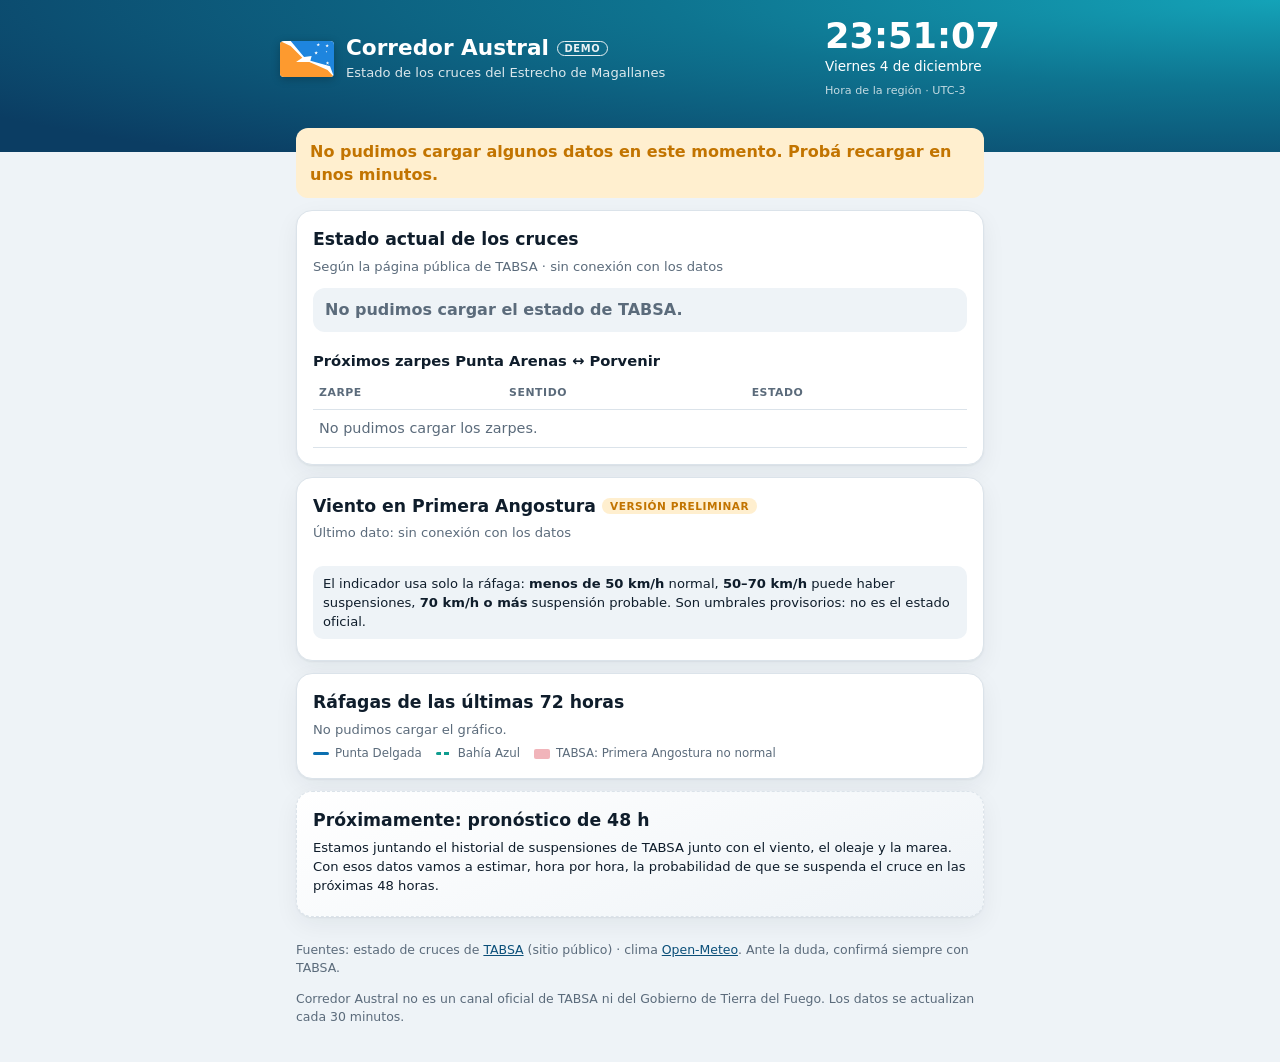
<file: web/index.html>
<!doctype html>
<html lang="es">
<head>
<meta charset="utf-8">
<meta name="viewport" content="width=device-width, initial-scale=1">
<title>Corredor Austral · demo</title>
<meta name="description" content="Estado de los cruces del Estrecho de Magallanes y viento en Primera Angostura (versión preliminar).">
<meta name="theme-color" content="#0b3d63">
<link rel="stylesheet" href="styles.css">
</head>
<body>
<header class="hero">
  <div class="in">
    <div class="brand">
      <svg class="flag" viewBox="0 0 960 640" role="img" aria-label="Bandera de Tierra del Fuego">
        <rect width="960" height="640" fill="#fff"/>
        <path fill="#1e85de" d="M190 0H960V640L890 450 540 352 562 265 428 285Z"/>
        <path fill="#fd9a2f" d="M0 0 188 90 397 298 285 372H523L845 517 960 640H0Z"/>
        <g fill="#fff">
          <polygon points="680,34 688,58 712,58 693,72 700,95 680,81 660,95 667,72 648,58 672,58"/>
          <polygon points="838,52 846,76 870,76 851,90 858,113 838,99 818,113 825,90 806,76 830,76"/>
          <polygon points="642,178 650,202 674,202 655,216 662,239 642,225 622,239 629,216 610,202 634,202"/>
          <polygon points="826,173 830,185 843,185 833,193 836,205 826,197 816,205 819,193 809,185 822,185"/>
          <polygon points="845,359 853,383 877,383 858,397 865,420 845,406 825,420 832,397 813,383 837,383"/>
        </g>
      </svg>
      <div>
        <h1>Corredor Austral <span class="chip">demo</span></h1>
        <p class="tag">Estado de los cruces del Estrecho de Magallanes</p>
      </div>
    </div>
    <div class="clock">
      <b id="clk">--:--</b>
      <span id="clk-date">&nbsp;</span>
      <small>Hora de la región · UTC-3</small>
    </div>
  </div>
</header>

<main>
  <div id="aviso" class="aviso" role="status" hidden></div>

  <section class="card" id="estado" aria-labelledby="t-estado">
    <h2 id="t-estado">Estado actual de los cruces</h2>
    <p class="muted small">Según la página pública de TABSA · <span id="estado-hora">cargando…</span></p>
    <ul class="cruces" id="cruces"><li class="muted">Cargando…</li></ul>
    <h3>Próximos zarpes Punta Arenas ↔ Porvenir</h3>
    <table class="zarpes">
      <thead><tr><th>Zarpe</th><th>Sentido</th><th>Estado</th></tr></thead>
      <tbody id="zarpes"><tr><td colspan="3" class="muted">Cargando…</td></tr></tbody>
    </table>
  </section>

  <section class="card" id="viento" aria-labelledby="t-viento">
    <h2 id="t-viento">Viento en Primera Angostura <span class="prelim">versión preliminar</span></h2>
    <p class="muted small">Último dato: <span id="viento-hora">cargando…</span></p>
    <div class="lugares" id="lugares"></div>
    <p class="nota small">El indicador usa solo la ráfaga: <b>menos de 50 km/h</b> normal, <b>50–70 km/h</b> puede
      haber suspensiones, <b>70 km/h o más</b> suspensión probable. Son umbrales provisorios: no es el estado oficial.</p>
  </section>

  <section class="card" id="grafico" aria-labelledby="t-grafico">
    <h2 id="t-grafico">Ráfagas de las últimas 72 horas</h2>
    <div id="chart" class="chart"><p class="muted small">Cargando…</p></div>
    <p class="leyenda">
      <span><i class="l-pd"></i>Punta Delgada</span>
      <span><i class="l-ba"></i>Bahía Azul</span>
      <span><i class="l-susp"></i>TABSA: Primera Angostura no normal</span>
    </p>
  </section>

  <section class="card pronto" aria-labelledby="t-pronto">
    <h2 id="t-pronto">Próximamente: pronóstico de 48 h</h2>
    <p class="small">Estamos juntando el historial de suspensiones de TABSA junto con el viento, el oleaje y la marea.
      Con esos datos vamos a estimar, hora por hora, la probabilidad de que se suspenda el cruce en las próximas 48 horas.</p>
  </section>

  <footer>
    <p>Fuentes: estado de cruces de <a href="https://www.tabsa.cl/estado-cruces" rel="noopener">TABSA</a> (sitio
      público) · clima <a href="https://open-meteo.com/" rel="noopener">Open-Meteo</a>. Ante la duda, confirmá
      siempre con TABSA.</p>
    <p>Corredor Austral no es un canal oficial de TABSA ni del Gobierno de Tierra del Fuego. Los datos se actualizan
      cada 30 minutos.</p>
  </footer>
</main>
<script src="app.js"></script>
</body>
</html>
</file>
<file: web/styles.css>
:root {
  --bg: #eef3f7; --card: #fff; --fg: #0f1d2b; --muted: #5b6b7b; --line: #dbe3ea; --brand: #0b4f79;
  --ok: #14915a; --ok-bg: #d9f6e7; --mid: #c27400; --mid-bg: #ffefcf; --hi: #d62839; --hi-bg: #ffe1e3;
  --nd: #7b8794; --nd-bg: #e8edf2; --pd: #0b6fb0; --ba: #0f9d8f;
  --shadow: 0 1px 2px rgba(15, 29, 43, .06), 0 8px 24px rgba(15, 29, 43, .06);
}
@media (prefers-color-scheme: dark) {
  :root {
    --bg: #07121c; --card: #0f1e2b; --fg: #e7eef5; --muted: #93a4b5; --line: #1f3344; --brand: #5cc8ff;
    --ok: #3ddc97; --ok-bg: #0d2c21; --mid: #f5b13d; --mid-bg: #33260b; --hi: #ff6b78; --hi-bg: #3a1418;
    --nd: #8a99a8; --nd-bg: #1a2a38; --pd: #5cc8ff; --ba: #3ddcc8; --shadow: none;
  }
}
* { box-sizing: border-box; }
html { -webkit-text-size-adjust: 100%; }
body { margin: 0; background: var(--bg); color: var(--fg); overflow-x: hidden;
  font: 16px/1.45 system-ui, -apple-system, "Segoe UI", Roboto, sans-serif; }
a { color: var(--brand); }
h1 { font-size: 1.35rem; margin: 0; line-height: 1.15; }
h2 { font-size: 1.08rem; margin: 0; }
h3 { font-size: .92rem; margin: 18px 0 6px; }
.muted { color: var(--muted); }
.small { font-size: .82rem; margin: .3rem 0; }

/* Encabezado */
.hero { background: radial-gradient(120% 140% at 100% 0, #14a3b8 0, #0e7490 40%, #0b3d63 100%); color: #fff;
  padding: 18px 16px 52px; }
.hero .in { max-width: 720px; margin: 0 auto; display: flex; flex-wrap: wrap; gap: 14px;
  justify-content: space-between; align-items: center; }
.brand { display: flex; align-items: center; gap: 12px; min-width: 0; }
.flag { width: 54px; height: 36px; border-radius: 4px; box-shadow: 0 2px 8px rgba(0, 0, 0, .25); flex: none; }
.tag { margin: 2px 0 0; opacity: .85; font-size: .82rem; }
.chip { font-size: .62rem; font-weight: 800; letter-spacing: .06em; text-transform: uppercase; vertical-align: middle;
  border: 1px solid currentColor; border-radius: 99px; padding: 1px 7px; opacity: .9; }
.clock b { display: block; font-size: 2.2rem; line-height: 1; font-weight: 750; font-variant-numeric: tabular-nums; }
.clock span { display: block; font-size: .85rem; margin-top: 4px; }
.clock span::first-letter { text-transform: uppercase; }
.clock small { font-size: .7rem; opacity: .75; }

main { max-width: 720px; margin: -36px auto 0; padding: 0 16px 24px; position: relative; }
.card { background: var(--card); border: 1px solid var(--line); border-radius: 16px; padding: 16px;
  margin: 12px 0; box-shadow: var(--shadow); }
.aviso { background: var(--mid-bg); color: var(--mid); border-radius: 12px; padding: 12px 14px; font-weight: 600;
  margin: 12px 0; }

/* Estado de los cruces */
.cruces { list-style: none; padding: 0; margin: 12px 0 0; display: grid; gap: 8px; }
.cruces li { display: flex; justify-content: space-between; align-items: center; gap: 8px; padding: 10px 12px;
  border-radius: 12px; background: var(--bg); font-weight: 650; }
.estado { display: inline-flex; align-items: center; gap: 6px; border-radius: 99px; padding: 3px 10px;
  font-size: .8rem; font-weight: 750; white-space: nowrap; }
.estado::before { content: ""; width: 8px; height: 8px; border-radius: 50%; background: currentColor; }
.e-ok { background: var(--ok-bg); color: var(--ok); }
.e-bad { background: var(--hi-bg); color: var(--hi); }
.e-nd { background: var(--nd-bg); color: var(--nd); }
table { width: 100%; border-collapse: collapse; }
th, td { text-align: left; padding: 8px 6px; border-bottom: 1px solid var(--line); vertical-align: middle;
  font-variant-numeric: tabular-nums; font-size: .9rem; }
th { font-size: .68rem; color: var(--muted); text-transform: uppercase; letter-spacing: .05em; }

/* Viento */
.prelim { font-size: .66rem; font-weight: 800; text-transform: uppercase; letter-spacing: .05em; color: var(--mid);
  background: var(--mid-bg); border-radius: 99px; padding: 2px 8px; vertical-align: middle; white-space: nowrap; }
.lugares { display: grid; grid-template-columns: repeat(auto-fit, minmax(240px, 1fr)); gap: 10px; margin-top: 12px; }
.lugar { border: 1px solid var(--line); border-top: 4px solid var(--nd); border-radius: 12px; padding: 12px; }
.lugar.n-bajo { border-top-color: var(--ok); }
.lugar.n-medio { border-top-color: var(--mid); }
.lugar.n-alto { border-top-color: var(--hi); }
.lugar h3 { margin: 0 0 8px; }
.datos { display: flex; gap: 18px; flex-wrap: wrap; }
.datos dt { font-size: .66rem; color: var(--muted); text-transform: uppercase; letter-spacing: .05em; }
.datos dd { margin: 0; font-size: 1.45rem; font-weight: 750; font-variant-numeric: tabular-nums;
  display: flex; align-items: center; gap: 4px; }
.datos dd small { font-size: .74rem; font-weight: 500; color: var(--muted); }
.flecha { width: 22px; height: 22px; fill: var(--brand); }
.indicador { margin: 10px 0 0; font-weight: 700; font-size: .9rem; display: flex; align-items: center; gap: 8px; }
.indicador::before { content: ""; width: 11px; height: 11px; border-radius: 50%; background: currentColor; flex: none; }
.i-bajo { color: var(--ok); } .i-medio { color: var(--mid); } .i-alto { color: var(--hi); } .i-nd { color: var(--nd); }
.nota { background: var(--bg); border-radius: 10px; padding: 8px 10px; margin-top: 12px; }

/* Gráfico */
.chart svg { width: 100%; height: auto; display: block; margin-top: 8px; }
.chart .z-medio { fill: var(--mid); opacity: .09; } .chart .z-alto { fill: var(--hi); opacity: .09; }
.chart .umbral { stroke-dasharray: 3 3; stroke-width: 1; }
.chart .u-medio { stroke: var(--mid); } .chart .u-alto { stroke: var(--hi); }
.chart .eje { font-size: 10px; fill: var(--muted); }
.chart .eje-dia { font-weight: 700; fill: var(--fg); }
.chart .grilla { stroke: var(--line); }
.chart .susp { fill: var(--hi); opacity: .14; }
.chart .serie { fill: none; stroke-width: 2; stroke-linejoin: round; stroke-linecap: round; }
.chart .s-pd { stroke: var(--pd); } .chart .s-ba { stroke: var(--ba); stroke-dasharray: 5 3; }
.leyenda { display: flex; flex-wrap: wrap; gap: 4px 14px; font-size: .74rem; color: var(--muted); margin: 6px 0 0; }
.leyenda span { display: inline-flex; align-items: center; gap: 6px; }
.leyenda i { width: 16px; height: 3px; display: inline-block; border-radius: 2px; }
.l-pd { background: var(--pd); }
.l-ba { background: repeating-linear-gradient(90deg, var(--ba) 0 5px, transparent 5px 8px); }
.l-susp { background: var(--hi); opacity: .35; height: 10px !important; }

.pronto { border-style: dashed; background: linear-gradient(160deg, var(--card), var(--bg)); }
footer { margin: 24px 0 8px; font-size: .78rem; color: var(--muted); }
</file>
